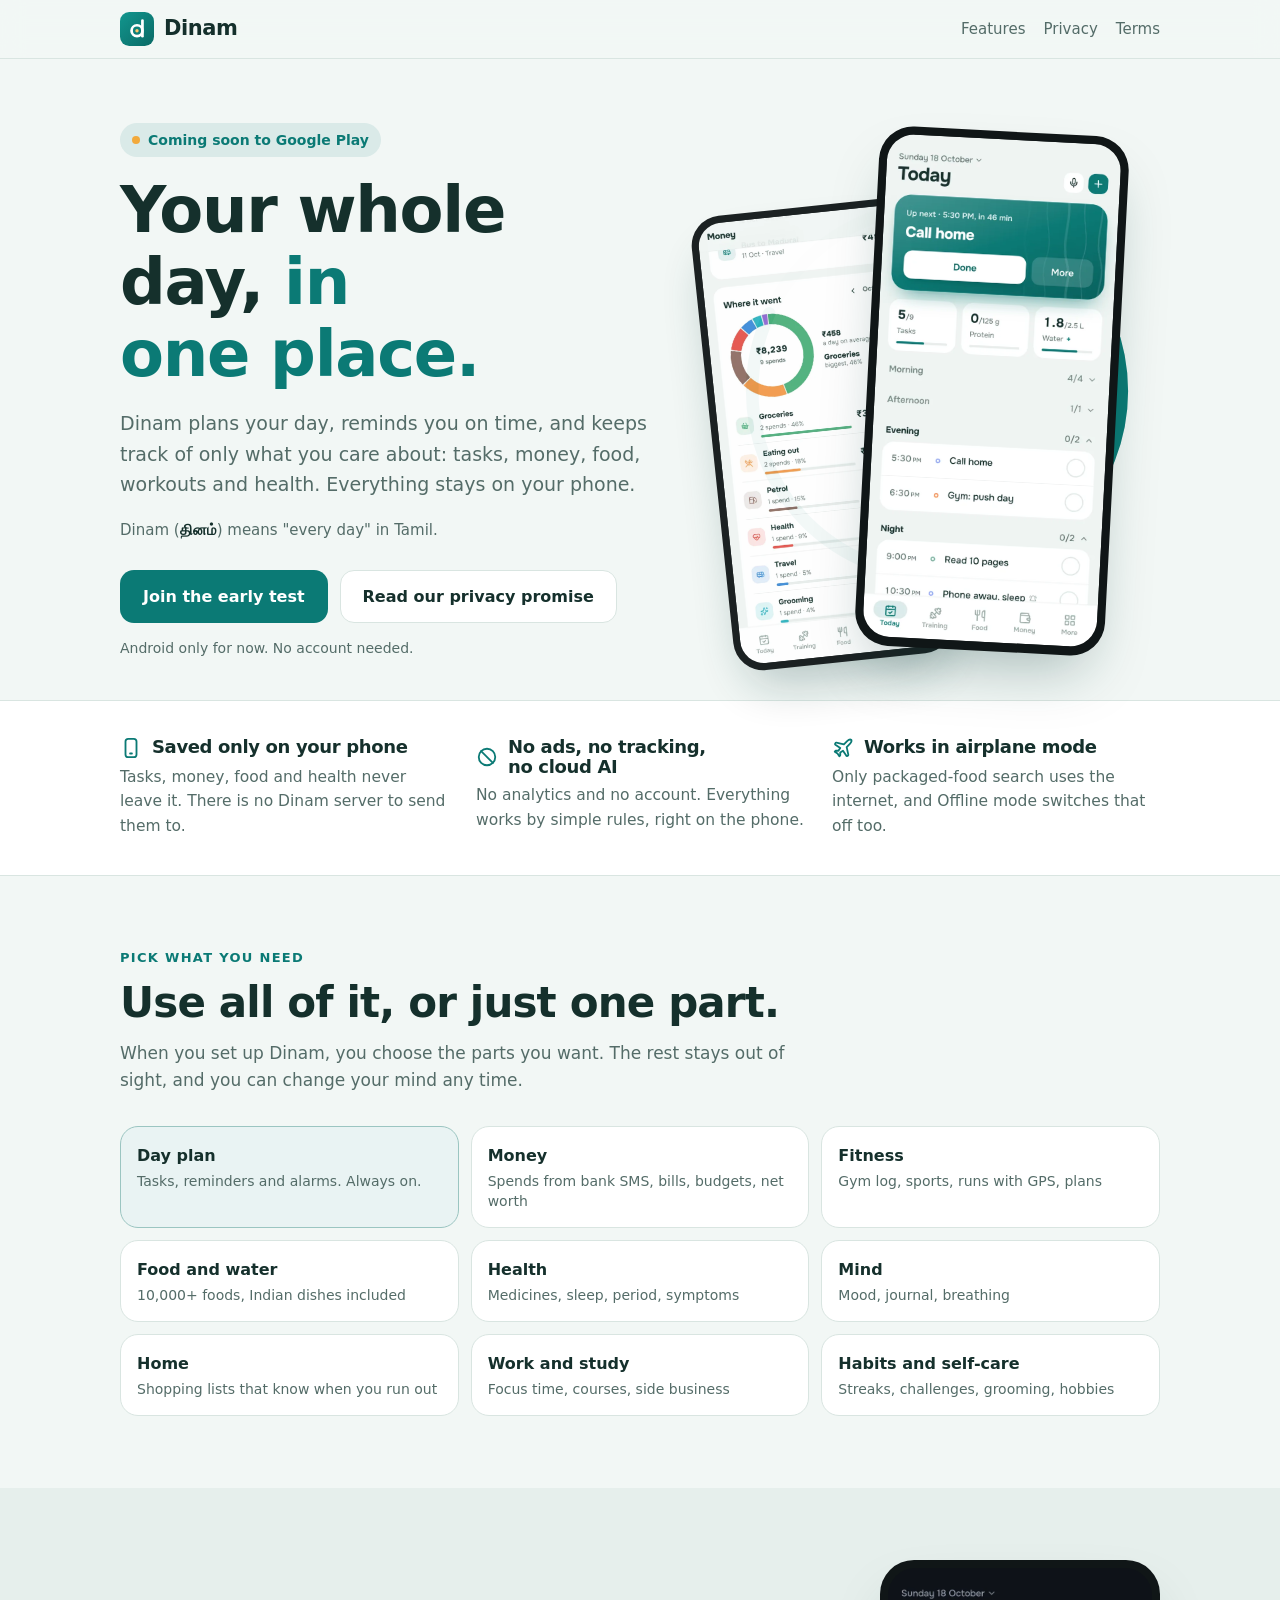
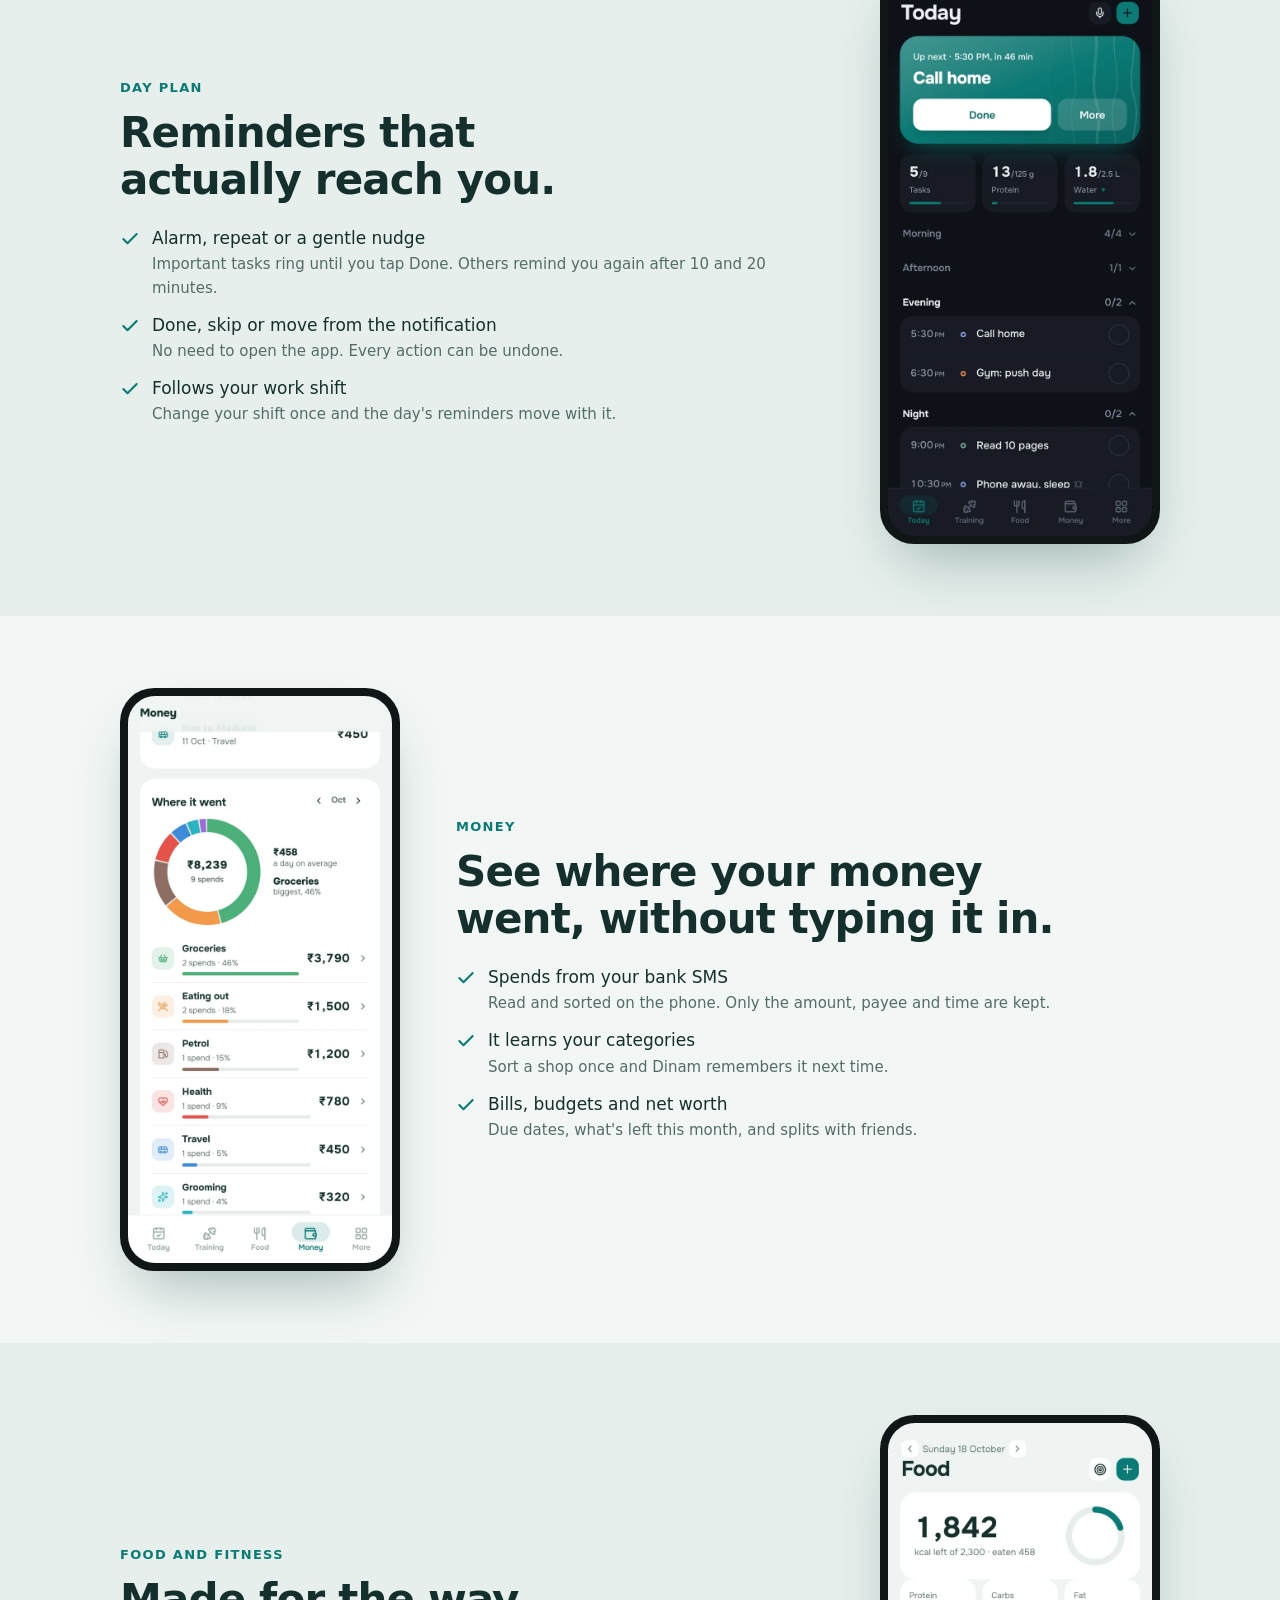
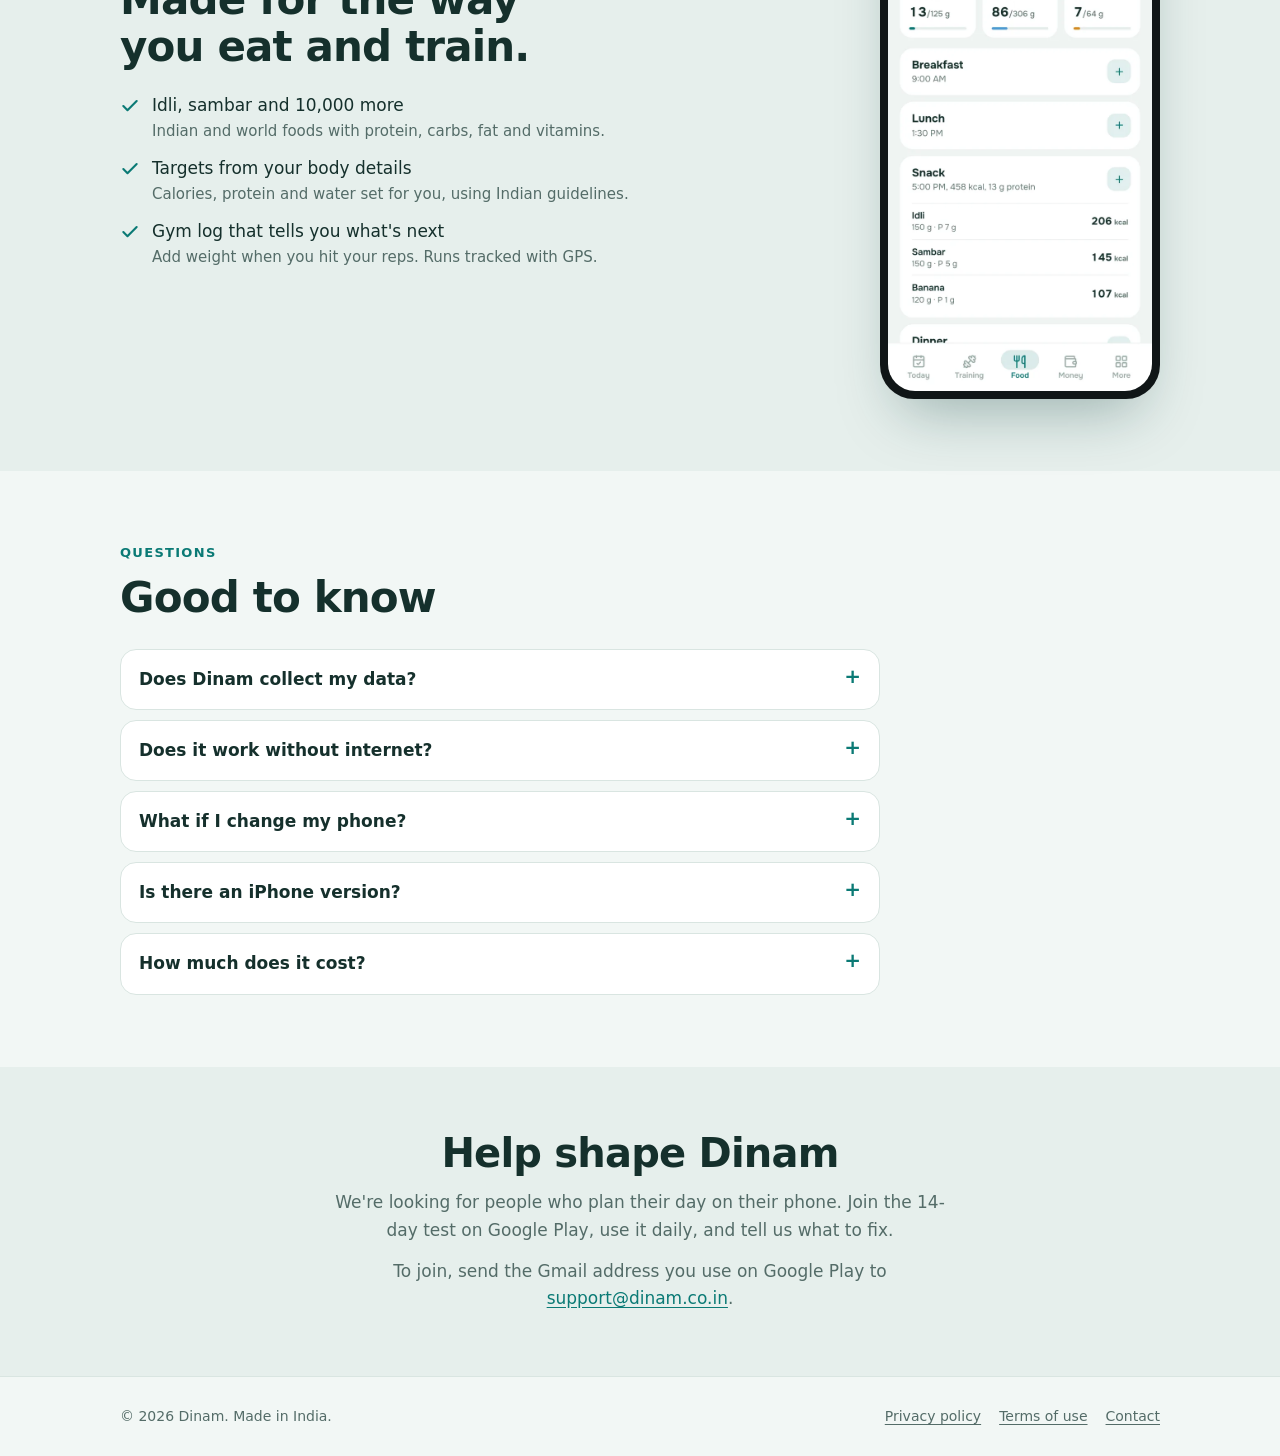
<file: index.html>
<!doctype html>
<html lang="en">
<head>
<meta charset="utf-8">
<meta name="viewport" content="width=device-width, initial-scale=1, viewport-fit=cover">
<title>Dinam: every day, sorted</title>
<meta name="description" content="Dinam plans your day, reminds you on time and keeps track of tasks, money, food, fitness and health. Everything stays on your phone.">
<link rel="preconnect" href="https://fonts.googleapis.com">
<link href="https://fonts.googleapis.com/css2?family=Onest:wght@400;500;600;700&family=Noto+Sans+Tamil:wght@600&display=swap" rel="stylesheet">
<meta name="theme-color" content="#0B7A75">
<link rel="icon" href="img/icon.svg" type="image/svg+xml">
<link rel="apple-touch-icon" href="img/apple-touch-icon.png">
<meta property="og:site_name" content="Dinam">
<meta property="og:title" content="Dinam: every day, sorted">
<meta property="og:description" content="Dinam plans your day, reminds you on time and keeps track of tasks, money, food, fitness and health. Everything stays on your phone.">
<meta property="og:image" content="https://dinam.co.in/img/share.png">
<meta property="og:url" content="https://dinam.co.in/">
<meta name="twitter:card" content="summary_large_image">
<meta http-equiv="Content-Security-Policy" content="default-src 'self'; style-src 'self' https://fonts.googleapis.com; font-src https://fonts.gstatic.com; img-src 'self' data:; script-src 'none'; base-uri 'self'; form-action 'none'">
<meta name="referrer" content="strict-origin-when-cross-origin">
<link rel="stylesheet" href="style.css">

</head>
<body>
<header class="top">
  <div class="wrap">
    <a class="brand" href="index.html" aria-label="Dinam home">
      <svg viewBox="0 0 100 100" aria-hidden="true"><defs><linearGradient id="lg" x1="0" y1="0" x2="1" y2="1"><stop offset="0" stop-color="#12968E"/><stop offset="1" stop-color="#0A6A66"/></linearGradient></defs><rect width="100" height="100" rx="27" fill="url(#lg)"/><g transform="translate(4 -1)"><circle cx="46" cy="56" r="16" fill="none" stroke="#fff" stroke-width="8"/><line x1="62" y1="72" x2="62" y2="26" stroke="#fff" stroke-width="8" stroke-linecap="round"/><circle cx="46" cy="56" r="5" fill="#FFC56B"/></g></svg>
      Dinam
    </a>
    <nav aria-label="Main">
      <a href="#features" class="hide-sm">Features</a>
      <a href="privacy.html">Privacy</a>
      <a href="terms.html">Terms</a>
    </nav>
  </div>
</header>

<main>
  <section class="hero">
    <div class="wrap">
      <div>
        <span class="eyebrow"><span class="dot"></span>Coming soon to Google Play</span>
        <h1>Your whole day, <em>in one place.</em></h1>
        <p class="lead">Dinam plans your day, reminds you on time, and keeps track of only what you care about: tasks, money, food, workouts and health. Everything stays on your phone.</p>
        <p class="meaning">Dinam (<span lang="ta">தினம்</span>) means "every day" in Tamil.</p>
        <div class="ctas">
          <a class="btn primary" href="#test">Join the early test</a>
          <a class="btn ghost" href="privacy.html">Read our privacy promise</a>
        </div>
        <p class="note">Android only for now. No account needed.</p>
      </div>
      <div class="phones" aria-label="Dinam app screens">
        <svg class="ring" viewBox="0 0 100 100" aria-hidden="true">
          <circle cx="50" cy="50" r="44" fill="none" stroke="var(--line)" stroke-width="3"/>
          <circle class="sweep" cx="50" cy="50" r="44" fill="none" stroke="var(--teal)" stroke-width="3" stroke-linecap="round" pathLength="100" stroke-dasharray="100" stroke-dashoffset="18" transform="rotate(-90 50 50)"/>
          <circle cx="50" cy="6" r="3" fill="var(--sun)"/>
        </svg>
        <div class="phone back"><img src="img/money.webp" alt="Money screen: where your money went this month, by category" width="640" height="1376"></div>
        <div class="phone front"><img src="img/today.webp" alt="Today screen: up next is Call home at 5:30 PM, with the day's tasks below" width="640" height="1376"></div>
      </div>
    </div>
  </section>

  <section class="promise" aria-label="Privacy promise">
    <div class="wrap">
      <div>
        <h3><svg viewBox="0 0 24 24" fill="none" stroke="currentColor" stroke-width="2" stroke-linecap="round" stroke-linejoin="round" aria-hidden="true"><rect x="6" y="2" width="12" height="20" rx="3"/><path d="M11 18h2"/></svg>Saved only on your phone</h3>
        <p>Tasks, money, food and health never leave it. There is no Dinam server to send them to.</p>
      </div>
      <div>
        <h3><svg viewBox="0 0 24 24" fill="none" stroke="currentColor" stroke-width="2" stroke-linecap="round" stroke-linejoin="round" aria-hidden="true"><circle cx="12" cy="12" r="9"/><path d="M5.6 5.6l12.8 12.8"/></svg>No ads, no tracking, no cloud AI</h3>
        <p>No analytics and no account. Everything works by simple rules, right on the phone.</p>
      </div>
      <div>
        <h3><svg viewBox="0 0 24 24" fill="none" stroke="currentColor" stroke-width="2" stroke-linecap="round" stroke-linejoin="round" aria-hidden="true"><path d="M17.8 19.2 16 11l3.5-3.5C21 6 21.5 4 21 3c-1-.5-3 0-4.5 1.5L13 8 4.8 6.2c-.5-.1-.9.1-1.1.5l-.3.5c-.2.5-.1 1 .3 1.3L9 12l-2 3H4l-1 1 3 2 2 3 1-1v-3l3-2 3.5 5.3c.3.4.8.5 1.3.3l.5-.2c.4-.3.6-.7.5-1.2z"/></svg>Works in airplane mode</h3>
        <p>Only packaged-food search uses the internet, and Offline mode switches that off too.</p>
      </div>
    </div>
  </section>

  <section class="block" id="features">
    <div class="wrap">
      <p class="kicker">Pick what you need</p>
      <h2>Use all of it, or just one part.</h2>
      <p class="intro">When you set up Dinam, you choose the parts you want. The rest stays out of sight, and you can change your mind any time.</p>
      <div class="areas">
        <div class="area always"><b>Day plan</b><span>Tasks, reminders and alarms. Always on.</span></div>
        <div class="area"><b>Money</b><span>Spends from bank SMS, bills, budgets, net worth</span></div>
        <div class="area"><b>Fitness</b><span>Gym log, sports, runs with GPS, plans</span></div>
        <div class="area"><b>Food and water</b><span>10,000+ foods, Indian dishes included</span></div>
        <div class="area"><b>Health</b><span>Medicines, sleep, period, symptoms</span></div>
        <div class="area"><b>Mind</b><span>Mood, journal, breathing</span></div>
        <div class="area"><b>Home</b><span>Shopping lists that know when you run out</span></div>
        <div class="area"><b>Work and study</b><span>Focus time, courses, side business</span></div>
        <div class="area"><b>Habits and self-care</b><span>Streaks, challenges, grooming, hobbies</span></div>
      </div>
    </div>
  </section>

  <section class="block feature alt">
    <div class="wrap">
      <div>
        <p class="kicker">Day plan</p>
        <h2>Reminders that actually reach you.</h2>
        <ul class="ticks">
          <li><svg viewBox="0 0 24 24" fill="none" stroke="currentColor" stroke-width="2.5" stroke-linecap="round" stroke-linejoin="round" aria-hidden="true"><path d="M20 6 9 17l-5-5"/></svg><span>Alarm, repeat or a gentle nudge<small>Important tasks ring until you tap Done. Others remind you again after 10 and 20 minutes.</small></span></li>
          <li><svg viewBox="0 0 24 24" fill="none" stroke="currentColor" stroke-width="2.5" stroke-linecap="round" stroke-linejoin="round" aria-hidden="true"><path d="M20 6 9 17l-5-5"/></svg><span>Done, skip or move from the notification<small>No need to open the app. Every action can be undone.</small></span></li>
          <li><svg viewBox="0 0 24 24" fill="none" stroke="currentColor" stroke-width="2.5" stroke-linecap="round" stroke-linejoin="round" aria-hidden="true"><path d="M20 6 9 17l-5-5"/></svg><span>Follows your work shift<small>Change your shift once and the day's reminders move with it.</small></span></li>
        </ul>
      </div>
      <div class="phone"><img src="img/today-dark.webp" alt="Today screen in dark mode with morning, afternoon, evening and night tasks" width="640" height="1376" loading="lazy"></div>
    </div>
  </section>

  <section class="block feature flip">
    <div class="wrap">
      <div class="phone"><img src="img/money.webp" alt="Where it went: spends this month by category, groceries first" width="640" height="1376" loading="lazy"></div>
      <div>
        <p class="kicker">Money</p>
        <h2>See where your money went, without typing it in.</h2>
        <ul class="ticks">
          <li><svg viewBox="0 0 24 24" fill="none" stroke="currentColor" stroke-width="2.5" stroke-linecap="round" stroke-linejoin="round" aria-hidden="true"><path d="M20 6 9 17l-5-5"/></svg><span>Spends from your bank SMS<small>Read and sorted on the phone. Only the amount, payee and time are kept.</small></span></li>
          <li><svg viewBox="0 0 24 24" fill="none" stroke="currentColor" stroke-width="2.5" stroke-linecap="round" stroke-linejoin="round" aria-hidden="true"><path d="M20 6 9 17l-5-5"/></svg><span>It learns your categories<small>Sort a shop once and Dinam remembers it next time.</small></span></li>
          <li><svg viewBox="0 0 24 24" fill="none" stroke="currentColor" stroke-width="2.5" stroke-linecap="round" stroke-linejoin="round" aria-hidden="true"><path d="M20 6 9 17l-5-5"/></svg><span>Bills, budgets and net worth<small>Due dates, what's left this month, and splits with friends.</small></span></li>
        </ul>
      </div>
    </div>
  </section>

  <section class="block feature alt">
    <div class="wrap">
      <div>
        <p class="kicker">Food and fitness</p>
        <h2>Made for the way you eat and train.</h2>
        <ul class="ticks">
          <li><svg viewBox="0 0 24 24" fill="none" stroke="currentColor" stroke-width="2.5" stroke-linecap="round" stroke-linejoin="round" aria-hidden="true"><path d="M20 6 9 17l-5-5"/></svg><span>Idli, sambar and 10,000 more<small>Indian and world foods with protein, carbs, fat and vitamins.</small></span></li>
          <li><svg viewBox="0 0 24 24" fill="none" stroke="currentColor" stroke-width="2.5" stroke-linecap="round" stroke-linejoin="round" aria-hidden="true"><path d="M20 6 9 17l-5-5"/></svg><span>Targets from your body details<small>Calories, protein and water set for you, using Indian guidelines.</small></span></li>
          <li><svg viewBox="0 0 24 24" fill="none" stroke="currentColor" stroke-width="2.5" stroke-linecap="round" stroke-linejoin="round" aria-hidden="true"><path d="M20 6 9 17l-5-5"/></svg><span>Gym log that tells you what's next<small>Add weight when you hit your reps. Runs tracked with GPS.</small></span></li>
        </ul>
      </div>
      <div class="phone"><img src="img/food.webp" alt="Food screen: 1,842 kcal left, with idli, sambar and banana logged" width="640" height="1376" loading="lazy"></div>
    </div>
  </section>

  <section class="block">
    <div class="wrap">
      <p class="kicker">Questions</p>
      <h2>Good to know</h2>
      <div class="faq">
        <details><summary>Does Dinam collect my data?</summary><p>No. Dinam has no servers and no accounts. What you add is saved only on your phone. The <a href="privacy.html">privacy policy</a> lists the two things that can use the internet, and only when you use them.</p></details>
        <details><summary>Does it work without internet?</summary><p>Yes. Everything works offline. Turn on Offline mode and Dinam never touches the internet.</p></details>
        <details><summary>What if I change my phone?</summary><p>Make a backup from Settings and restore it on the new phone. The backup file goes only where you choose to save it.</p></details>
        <details><summary>Is there an iPhone version?</summary><p>Not yet. Dinam is Android only for now.</p></details>
        <details><summary>How much does it cost?</summary><p>Dinam is free while it is being tested.</p></details>
      </div>
    </div>
  </section>

  <section class="cta-band alt" id="test">
    <div class="wrap">
      <h2>Help shape Dinam</h2>
      <p>We're looking for people who plan their day on their phone. Join the 14-day test on Google Play, use it daily, and tell us what to fix.</p>
      <p>To join, send the Gmail address you use on Google Play to <a href="mailto:support@dinam.co.in?subject=Join%20the%20Dinam%20test">support@dinam.co.in</a>.</p>
    </div>
  </section>
</main>

<footer>
  <div class="wrap">
    <span>© 2026 Dinam. Made in India.</span>
    <nav aria-label="Footer">
      <a href="privacy.html">Privacy policy</a>
      <a href="terms.html">Terms of use</a>
      <a href="#test">Contact</a>
    </nav>
  </div>
</footer>

</body>
</html>
</file>
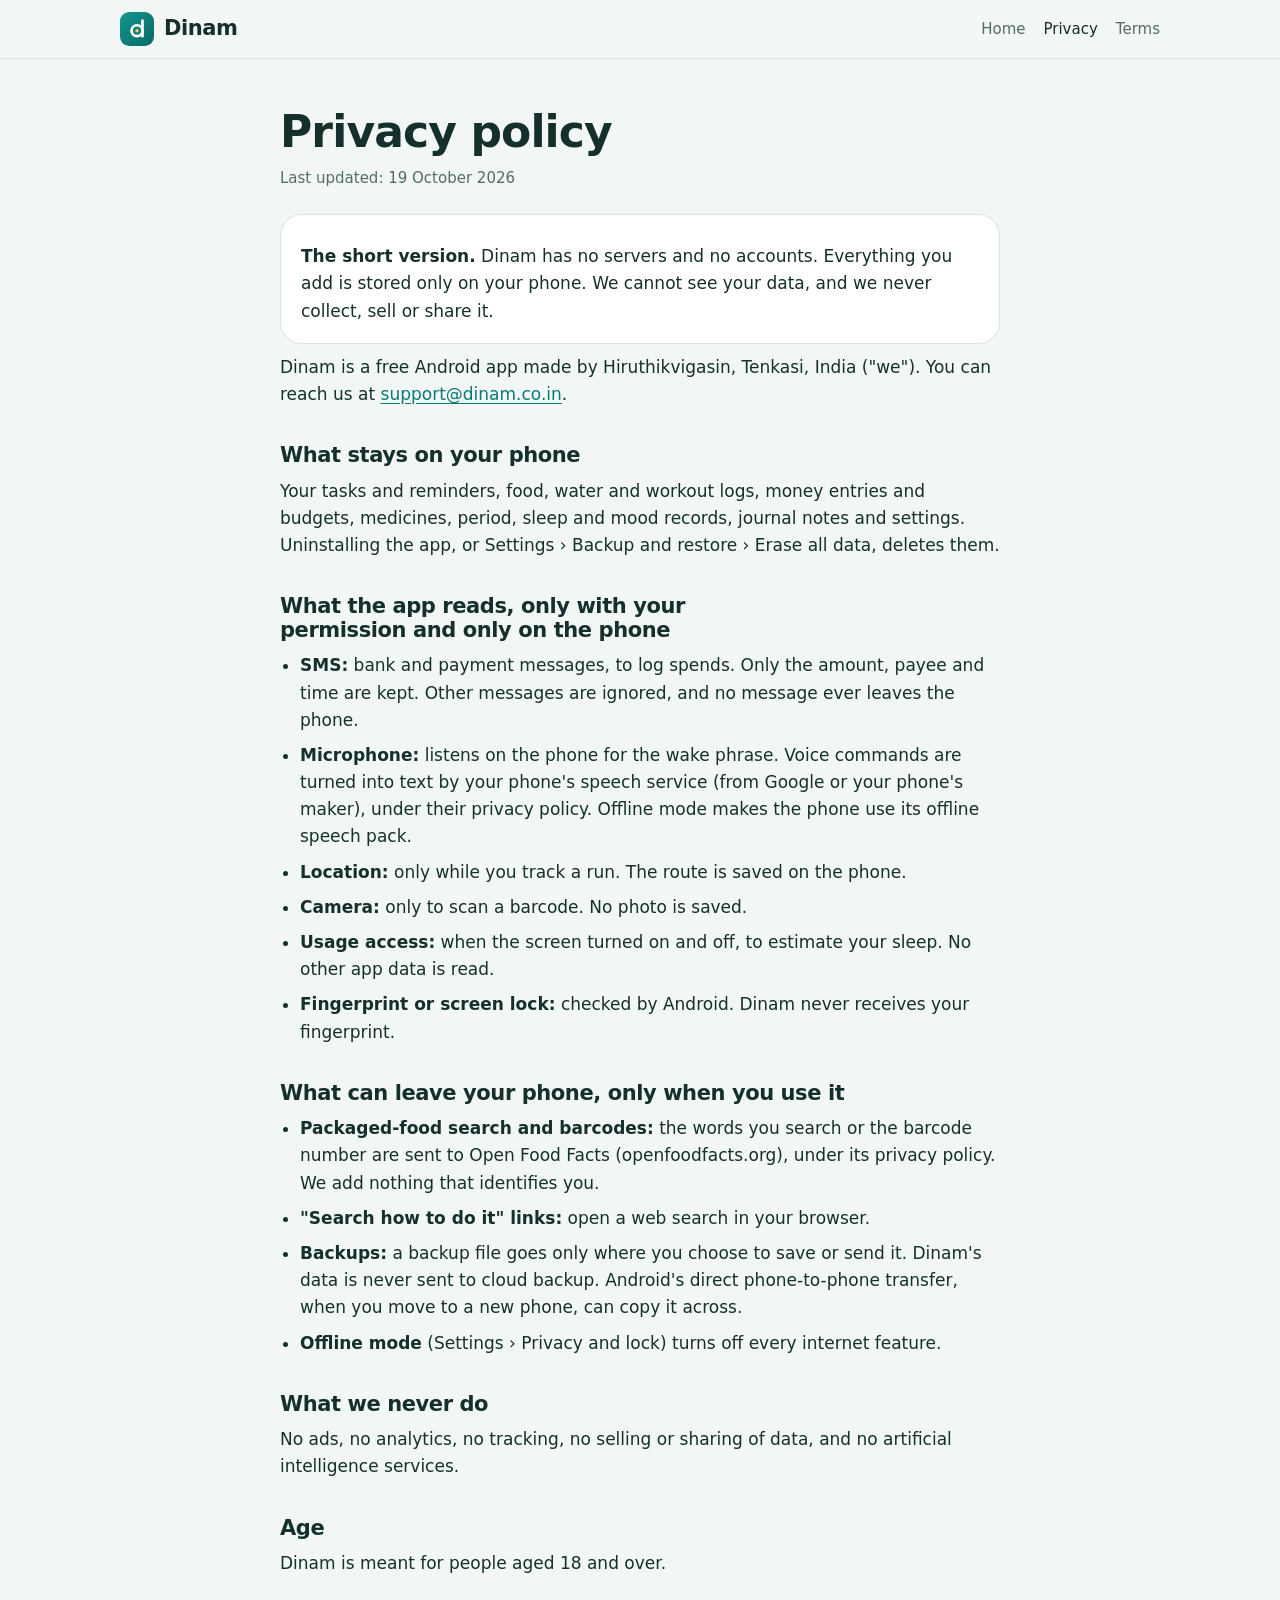
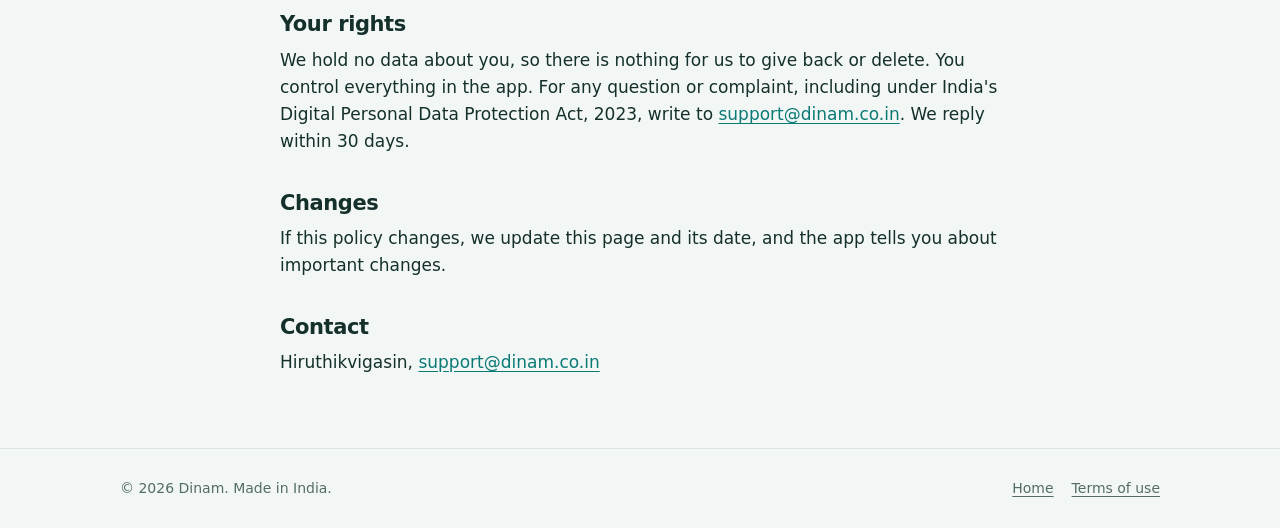
<file: privacy.html>
<!doctype html>
<html lang="en">
<head>
<meta charset="utf-8">
<meta name="viewport" content="width=device-width, initial-scale=1, viewport-fit=cover">
<title>Dinam privacy policy</title>
<meta name="description" content="Dinam keeps everything you add on your phone. This page lists exactly what can leave it.">
<link rel="preconnect" href="https://fonts.googleapis.com">
<link href="https://fonts.googleapis.com/css2?family=Onest:wght@400;500;600;700&display=swap" rel="stylesheet">
<meta name="theme-color" content="#0B7A75">
<link rel="icon" href="img/icon.svg" type="image/svg+xml">
<link rel="apple-touch-icon" href="img/apple-touch-icon.png">
<meta property="og:site_name" content="Dinam">
<meta property="og:title" content="Dinam privacy policy">
<meta property="og:description" content="Dinam plans your day, reminds you on time and keeps track of tasks, money, food, fitness and health. Everything stays on your phone.">
<meta property="og:image" content="https://dinam.co.in/img/share.png">
<meta property="og:url" content="https://dinam.co.in/privacy.html">
<meta name="twitter:card" content="summary_large_image">
<meta http-equiv="Content-Security-Policy" content="default-src 'self'; style-src 'self' https://fonts.googleapis.com; font-src https://fonts.gstatic.com; img-src 'self' data:; script-src 'none'; base-uri 'self'; form-action 'none'">
<meta name="referrer" content="strict-origin-when-cross-origin">
<link rel="stylesheet" href="style.css">
</head>
<body>
<header class="top">
  <div class="wrap">
    <a class="brand" href="index.html" aria-label="Dinam home">
      <svg viewBox="0 0 100 100" aria-hidden="true"><defs><linearGradient id="lg" x1="0" y1="0" x2="1" y2="1"><stop offset="0" stop-color="#12968E"/><stop offset="1" stop-color="#0A6A66"/></linearGradient></defs><rect width="100" height="100" rx="27" fill="url(#lg)"/><g transform="translate(4 -1)"><circle cx="46" cy="56" r="16" fill="none" stroke="#fff" stroke-width="8"/><line x1="62" y1="72" x2="62" y2="26" stroke="#fff" stroke-width="8" stroke-linecap="round"/><circle cx="46" cy="56" r="5" fill="#FFC56B"/></g></svg>
      Dinam
    </a>
    <nav aria-label="Main">
      <a href="index.html" class="hide-sm">Home</a>
      <a href="privacy.html" aria-current="page">Privacy</a>
      <a href="terms.html">Terms</a>
    </nav>
  </div>
</header>

<main class="legal">
  <div class="wrap">
    <h1>Privacy policy</h1>
    <p class="updated">Last updated: 19 October 2026</p>

    <div class="summary">
      <p><b>The short version.</b> Dinam has no servers and no accounts. Everything you add is stored only on your phone. We cannot see your data, and we never collect, sell or share it.</p>
    </div>

    <p>Dinam is a free Android app made by Hiruthikvigasin, Tenkasi, India ("we"). You can reach us at <a href="mailto:support@dinam.co.in">support@dinam.co.in</a>.</p>

    <h2>What stays on your phone</h2>
    <p>Your tasks and reminders, food, water and workout logs, money entries and budgets, medicines, period, sleep and mood records, journal notes and settings. Uninstalling the app, or Settings › Backup and restore › Erase all data, deletes them.</p>

    <h2>What the app reads, only with your permission and only on the phone</h2>
    <ul>
      <li><b>SMS:</b> bank and payment messages, to log spends. Only the amount, payee and time are kept. Other messages are ignored, and no message ever leaves the phone.</li>
      <li><b>Microphone:</b> listens on the phone for the wake phrase. Voice commands are turned into text by your phone's speech service (from Google or your phone's maker), under their privacy policy. Offline mode makes the phone use its offline speech pack.</li>
      <li><b>Location:</b> only while you track a run. The route is saved on the phone.</li>
      <li><b>Camera:</b> only to scan a barcode. No photo is saved.</li>
      <li><b>Usage access:</b> when the screen turned on and off, to estimate your sleep. No other app data is read.</li>
      <li><b>Fingerprint or screen lock:</b> checked by Android. Dinam never receives your fingerprint.</li>
    </ul>

    <h2>What can leave your phone, only when you use it</h2>
    <ul>
      <li><b>Packaged-food search and barcodes:</b> the words you search or the barcode number are sent to Open Food Facts (openfoodfacts.org), under its privacy policy. We add nothing that identifies you.</li>
      <li><b>"Search how to do it" links:</b> open a web search in your browser.</li>
      <li><b>Backups:</b> a backup file goes only where you choose to save or send it. Dinam's data is never sent to cloud backup. Android's direct phone-to-phone transfer, when you move to a new phone, can copy it across.</li>
      <li><b>Offline mode</b> (Settings › Privacy and lock) turns off every internet feature.</li>
    </ul>

    <h2>What we never do</h2>
    <p>No ads, no analytics, no tracking, no selling or sharing of data, and no artificial intelligence services.</p>

    <h2>Age</h2>
    <p>Dinam is meant for people aged 18 and over.</p>

    <h2>Your rights</h2>
    <p>We hold no data about you, so there is nothing for us to give back or delete. You control everything in the app. For any question or complaint, including under India's Digital Personal Data Protection Act, 2023, write to <a href="mailto:support@dinam.co.in">support@dinam.co.in</a>. We reply within 30 days.</p>

    <h2>Changes</h2>
    <p>If this policy changes, we update this page and its date, and the app tells you about important changes.</p>

    <h2>Contact</h2>
    <p>Hiruthikvigasin, <a href="mailto:support@dinam.co.in">support@dinam.co.in</a></p>
  </div>
</main>

<footer>
  <div class="wrap">
    <span>© 2026 Dinam. Made in India.</span>
    <nav aria-label="Footer">
      <a href="index.html">Home</a>
      <a href="terms.html">Terms of use</a>
    </nav>
  </div>
</footer>
</body>
</html>
</file>
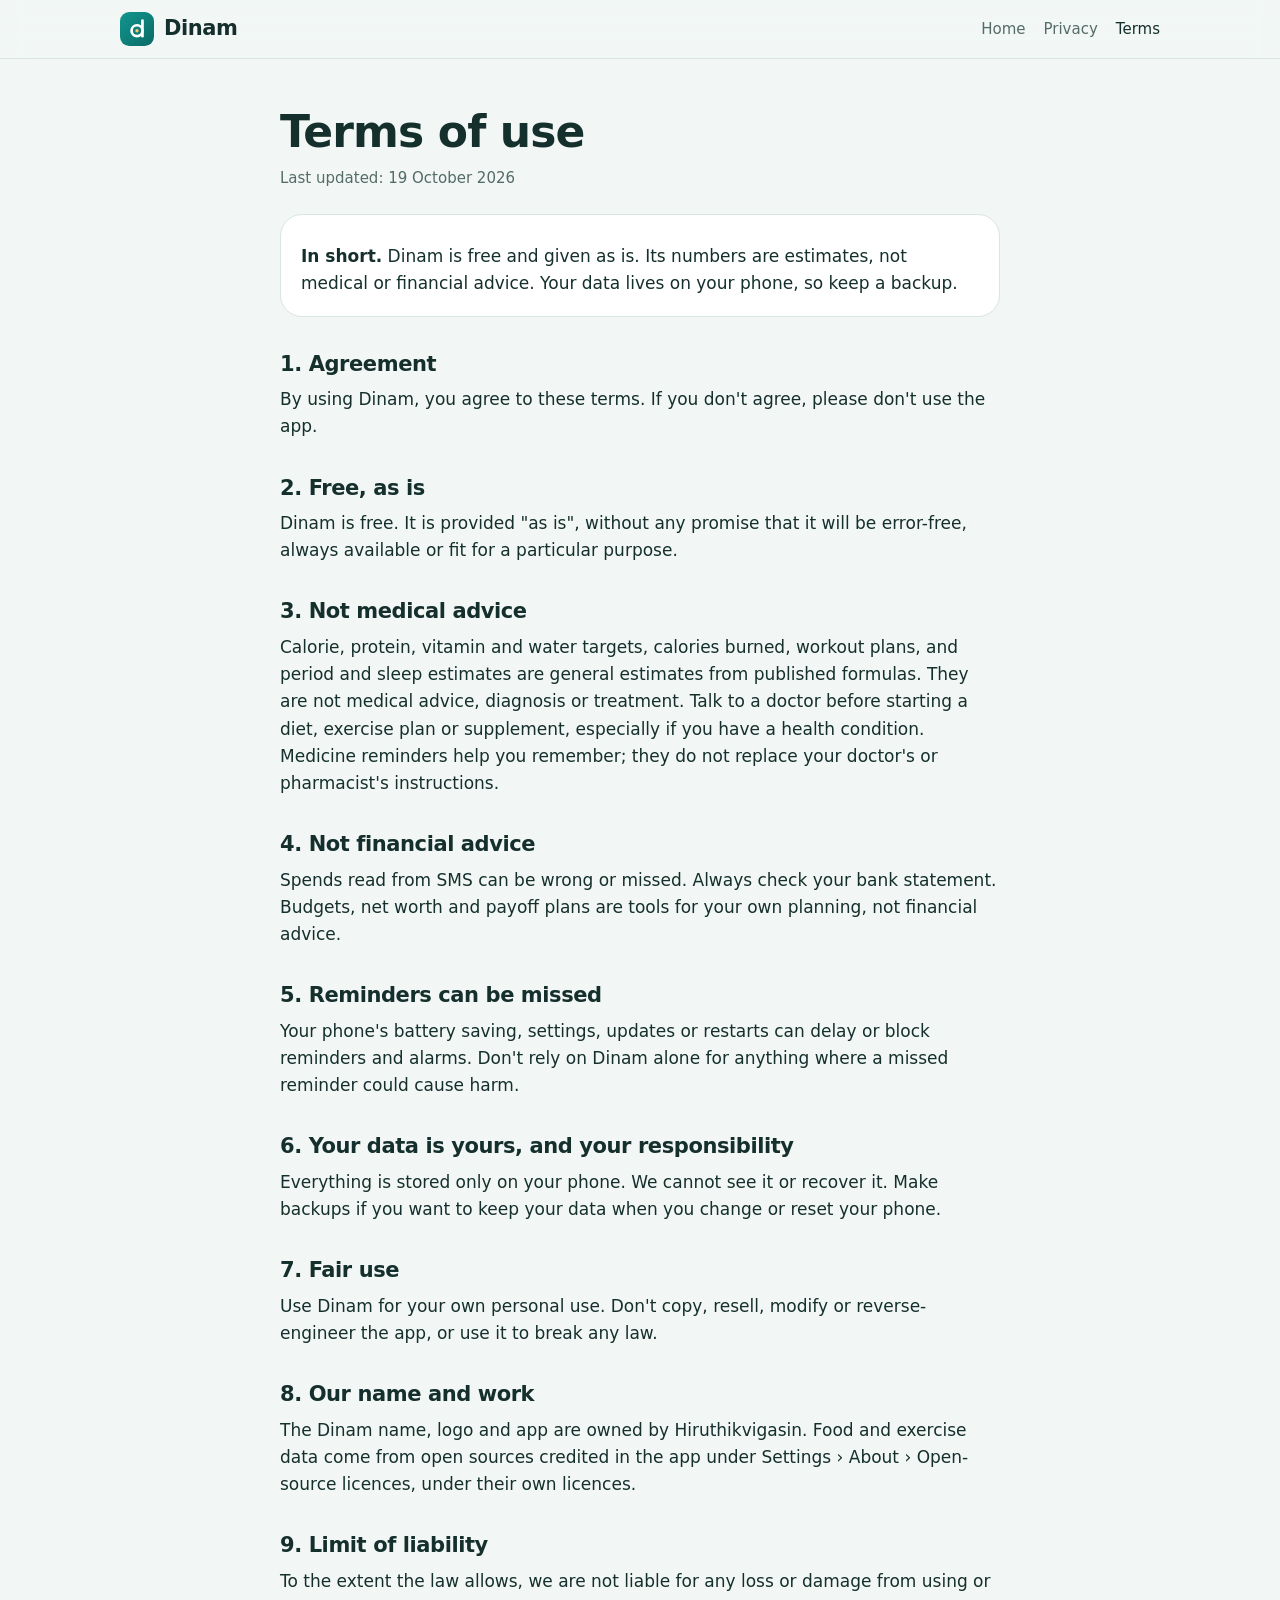
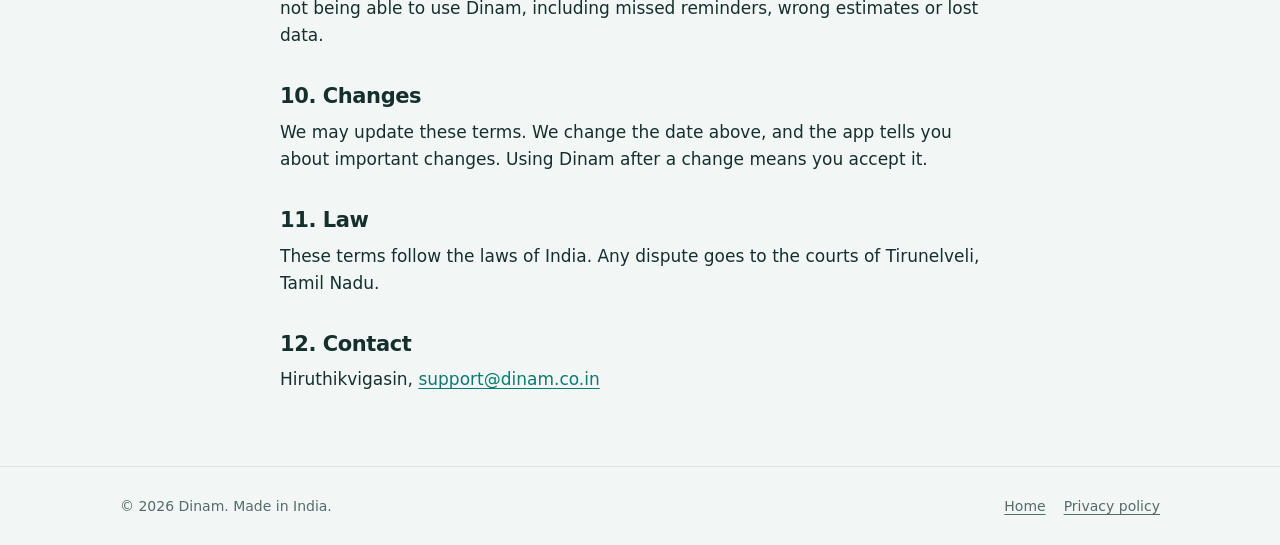
<file: terms.html>
<!doctype html>
<html lang="en">
<head>
<meta charset="utf-8">
<meta name="viewport" content="width=device-width, initial-scale=1, viewport-fit=cover">
<title>Dinam terms of use</title>
<meta name="description" content="The terms for using the Dinam app.">
<link rel="preconnect" href="https://fonts.googleapis.com">
<link href="https://fonts.googleapis.com/css2?family=Onest:wght@400;500;600;700&display=swap" rel="stylesheet">
<meta name="theme-color" content="#0B7A75">
<link rel="icon" href="img/icon.svg" type="image/svg+xml">
<link rel="apple-touch-icon" href="img/apple-touch-icon.png">
<meta property="og:site_name" content="Dinam">
<meta property="og:title" content="Dinam terms of use">
<meta property="og:description" content="Dinam plans your day, reminds you on time and keeps track of tasks, money, food, fitness and health. Everything stays on your phone.">
<meta property="og:image" content="https://dinam.co.in/img/share.png">
<meta property="og:url" content="https://dinam.co.in/terms.html">
<meta name="twitter:card" content="summary_large_image">
<meta http-equiv="Content-Security-Policy" content="default-src 'self'; style-src 'self' https://fonts.googleapis.com; font-src https://fonts.gstatic.com; img-src 'self' data:; script-src 'none'; base-uri 'self'; form-action 'none'">
<meta name="referrer" content="strict-origin-when-cross-origin">
<link rel="stylesheet" href="style.css">
</head>
<body>
<header class="top">
  <div class="wrap">
    <a class="brand" href="index.html" aria-label="Dinam home">
      <svg viewBox="0 0 100 100" aria-hidden="true"><defs><linearGradient id="lg" x1="0" y1="0" x2="1" y2="1"><stop offset="0" stop-color="#12968E"/><stop offset="1" stop-color="#0A6A66"/></linearGradient></defs><rect width="100" height="100" rx="27" fill="url(#lg)"/><g transform="translate(4 -1)"><circle cx="46" cy="56" r="16" fill="none" stroke="#fff" stroke-width="8"/><line x1="62" y1="72" x2="62" y2="26" stroke="#fff" stroke-width="8" stroke-linecap="round"/><circle cx="46" cy="56" r="5" fill="#FFC56B"/></g></svg>
      Dinam
    </a>
    <nav aria-label="Main">
      <a href="index.html" class="hide-sm">Home</a>
      <a href="privacy.html">Privacy</a>
      <a href="terms.html" aria-current="page">Terms</a>
    </nav>
  </div>
</header>

<main class="legal">
  <div class="wrap">
    <h1>Terms of use</h1>
    <p class="updated">Last updated: 19 October 2026</p>

    <div class="summary">
      <p><b>In short.</b> Dinam is free and given as is. Its numbers are estimates, not medical or financial advice. Your data lives on your phone, so keep a backup.</p>
    </div>

    <h2>1. Agreement</h2>
    <p>By using Dinam, you agree to these terms. If you don't agree, please don't use the app.</p>

    <h2>2. Free, as is</h2>
    <p>Dinam is free. It is provided "as is", without any promise that it will be error-free, always available or fit for a particular purpose.</p>

    <h2>3. Not medical advice</h2>
    <p>Calorie, protein, vitamin and water targets, calories burned, workout plans, and period and sleep estimates are general estimates from published formulas. They are not medical advice, diagnosis or treatment. Talk to a doctor before starting a diet, exercise plan or supplement, especially if you have a health condition. Medicine reminders help you remember; they do not replace your doctor's or pharmacist's instructions.</p>

    <h2>4. Not financial advice</h2>
    <p>Spends read from SMS can be wrong or missed. Always check your bank statement. Budgets, net worth and payoff plans are tools for your own planning, not financial advice.</p>

    <h2>5. Reminders can be missed</h2>
    <p>Your phone's battery saving, settings, updates or restarts can delay or block reminders and alarms. Don't rely on Dinam alone for anything where a missed reminder could cause harm.</p>

    <h2>6. Your data is yours, and your responsibility</h2>
    <p>Everything is stored only on your phone. We cannot see it or recover it. Make backups if you want to keep your data when you change or reset your phone.</p>

    <h2>7. Fair use</h2>
    <p>Use Dinam for your own personal use. Don't copy, resell, modify or reverse-engineer the app, or use it to break any law.</p>

    <h2>8. Our name and work</h2>
    <p>The Dinam name, logo and app are owned by Hiruthikvigasin. Food and exercise data come from open sources credited in the app under Settings › About › Open-source licences, under their own licences.</p>

    <h2>9. Limit of liability</h2>
    <p>To the extent the law allows, we are not liable for any loss or damage from using or not being able to use Dinam, including missed reminders, wrong estimates or lost data.</p>

    <h2>10. Changes</h2>
    <p>We may update these terms. We change the date above, and the app tells you about important changes. Using Dinam after a change means you accept it.</p>

    <h2>11. Law</h2>
    <p>These terms follow the laws of India. Any dispute goes to the courts of Tirunelveli, Tamil Nadu.</p>

    <h2>12. Contact</h2>
    <p>Hiruthikvigasin, <a href="mailto:support@dinam.co.in">support@dinam.co.in</a></p>
  </div>
</main>

<footer>
  <div class="wrap">
    <span>© 2026 Dinam. Made in India.</span>
    <nav aria-label="Footer">
      <a href="index.html">Home</a>
      <a href="privacy.html">Privacy policy</a>
    </nav>
  </div>
</footer>
</body>
</html>
</file>
<file: style.css>
/* Dinam website. Layout: one calm column, phone screenshots beside short claims; the "day ring" from the logo is the only ornament. */
:root {
  --bg: #F2F7F5;
  --surface: #FFFFFF;
  --sunken: #E6EFEC;
  --ink: #15302C;
  --muted: #546C68;
  --line: #D9E5E1;
  --teal: #0B7A75;
  --teal-2: #12968E;
  --on-teal: #FFFFFF;
  --sun: #F2A93B;
  --sun-soft: #FFF1DA;
  --display: "Onest", "Segoe UI", system-ui, sans-serif;
  --body: "Onest", "Segoe UI", system-ui, sans-serif;
  --tamil: "Noto Sans Tamil", "Latha", sans-serif;
  --r: 22px;
  color-scheme: light;
}
@media (prefers-color-scheme: dark) {
  :root:not([data-theme="light"]) {
    --bg: #0C1214; --surface: #141C1E; --sunken: #1B2527; --ink: #E8F0EE; --muted: #93A6A2; --line: #26322F;
    --teal: #3FB3AC; --teal-2: #5CC7BF; --on-teal: #0C1214; --sun: #FFC56B; --sun-soft: #33291A; color-scheme: dark;
  }
}
:root[data-theme="dark"] {
  --bg: #0C1214; --surface: #141C1E; --sunken: #1B2527; --ink: #E8F0EE; --muted: #93A6A2; --line: #26322F;
  --teal: #3FB3AC; --teal-2: #5CC7BF; --on-teal: #0C1214; --sun: #FFC56B; --sun-soft: #33291A; color-scheme: dark;
}

* { box-sizing: border-box; }
body { margin: 0; background: var(--bg); color: var(--ink); font-family: var(--body); font-size: 17px; line-height: 1.6; -webkit-font-smoothing: antialiased; }
a { color: var(--teal); text-underline-offset: 3px; }
a:focus-visible, button:focus-visible { outline: 3px solid var(--teal-2); outline-offset: 3px; border-radius: 8px; }
img { max-width: 100%; display: block; }
h1, h2, h3 { font-family: var(--display); line-height: 1.12; text-wrap: balance; margin: 0; letter-spacing: -0.02em; }
p { margin: 0; }

.wrap { max-width: 1080px; margin: 0 auto; padding-left: max(20px, env(safe-area-inset-left, 0px)); padding-right: max(20px, env(safe-area-inset-right, 0px)); }

/* Header */
.top { position: sticky; top: env(safe-area-inset-top, 0px); z-index: 20; background: color-mix(in srgb, var(--bg) 88%, transparent); backdrop-filter: blur(12px); -webkit-backdrop-filter: blur(12px); border-bottom: 1px solid var(--line); }
body::before { content: ""; position: fixed; inset: 0 0 auto; height: env(safe-area-inset-top, 0px); z-index: 30; background: var(--bg); }
.top .wrap { display: flex; align-items: center; gap: 16px; padding-block: 12px; }
.brand { display: flex; align-items: center; gap: 10px; color: var(--ink); text-decoration: none; font-family: var(--display); font-weight: 700; font-size: 21px; letter-spacing: -0.02em; }
.brand svg { width: 34px; height: 34px; }
.top nav { margin-left: auto; display: flex; gap: 18px; font-size: 15px; font-weight: 500; }
.top nav a { color: var(--muted); text-decoration: none; }
.top nav a:hover, .top nav a[aria-current="page"] { color: var(--ink); }

/* Hero */
.hero .wrap { display: grid; grid-template-columns: minmax(0, 1.1fr) minmax(0, 0.9fr); gap: 48px; align-items: center; padding-block: 64px 40px; }
.eyebrow { display: inline-flex; align-items: center; gap: 8px; font-size: 14px; font-weight: 600; color: var(--teal); background: color-mix(in srgb, var(--teal) 10%, transparent); padding: 6px 12px; border-radius: 999px; }
.eyebrow .dot { width: 8px; height: 8px; border-radius: 50%; background: var(--sun); }
.hero h1 { font-size: clamp(40px, 6vw, 64px); font-weight: 700; margin-top: 18px; }
.hero h1 em { font-style: normal; color: var(--teal); }
.hero .lead { margin-top: 18px; font-size: 19px; color: var(--muted); max-width: 34em; }
.meaning { margin-top: 18px; font-size: 15px; color: var(--muted); }
.meaning span[lang="ta"] { font-family: var(--tamil); color: var(--ink); font-weight: 600; }
.ctas { display: flex; flex-wrap: wrap; gap: 12px; margin-top: 28px; }
.btn { display: inline-flex; align-items: center; gap: 8px; padding: 13px 22px; border-radius: 14px; font-weight: 600; font-size: 16px; text-decoration: none; border: 1px solid transparent; }
.btn.primary { background: var(--teal); color: var(--on-teal); }
.btn.primary:hover { background: var(--teal-2); }
.btn.ghost { border-color: var(--line); color: var(--ink); background: var(--surface); }
.note { margin-top: 14px; font-size: 14px; color: var(--muted); }

/* Phone frames */
.phones { position: relative; display: flex; justify-content: center; min-height: 520px; }
.phone { width: 250px; border-radius: 34px; padding: 8px; background: #101617; box-shadow: 0 30px 60px -20px rgba(11, 60, 56, .35); }
.phone img { border-radius: 27px; width: 100%; height: auto; aspect-ratio: 640 / 1376; object-fit: cover; object-position: top; }
.phones .back { position: absolute; transform: translate(-46%, 44px) rotate(-6deg) scale(.88); opacity: .95; }
.phones .front { position: relative; transform: translate(22%, 0) rotate(3deg); }
.ring { position: absolute; inset: auto; width: 420px; height: 420px; left: 50%; top: 50%; transform: translate(-50%, -50%); z-index: -1; }

/* Promise band */
.promise { background: var(--surface); border-block: 1px solid var(--line); }
.promise .wrap { display: grid; grid-template-columns: repeat(3, minmax(0, 1fr)); gap: 28px; padding-block: 36px; }
.promise h3 { font-size: 18px; display: flex; align-items: center; gap: 10px; }
.promise h3 svg { width: 22px; height: 22px; color: var(--teal); flex: none; }
.promise p { margin-top: 6px; color: var(--muted); font-size: 15.5px; }

/* Sections */
section.block .wrap { padding-block: 72px; }
.kicker { font-size: 13px; font-weight: 700; text-transform: uppercase; letter-spacing: .1em; color: var(--teal); }
.block h2 { font-size: clamp(30px, 4vw, 42px); margin-top: 10px; }
.block .intro { margin-top: 14px; color: var(--muted); max-width: 40em; }

.areas { display: grid; grid-template-columns: repeat(3, minmax(0, 1fr)); gap: 12px; margin-top: 32px; }
.area { background: var(--surface); border: 1px solid var(--line); border-radius: 18px; padding: 16px; }
.area b { display: block; font-size: 16px; }
.area span { display: block; color: var(--muted); font-size: 14px; margin-top: 2px; line-height: 1.45; }
.area.always { background: color-mix(in srgb, var(--teal) 9%, var(--surface)); border-color: color-mix(in srgb, var(--teal) 30%, var(--line)); }

.feature .wrap { display: grid; grid-template-columns: minmax(0, 1fr) 280px; gap: 56px; align-items: center; }
.feature.flip .wrap { grid-template-columns: 280px minmax(0, 1fr); }
.feature.flip .phone { order: -1; }
.feature .phone { width: 280px; justify-self: center; }
.ticks { list-style: none; padding: 0; margin: 22px 0 0; display: grid; gap: 12px; }
.ticks li { display: grid; grid-template-columns: 22px 1fr; gap: 10px; color: var(--ink); }
.ticks li svg { width: 20px; height: 20px; margin-top: 4px; color: var(--teal); }
.ticks li small { display: block; color: var(--muted); font-size: 15px; }
.alt { background: var(--sunken); }

.faq { margin-top: 28px; display: grid; gap: 10px; max-width: 760px; }
.faq details { background: var(--surface); border: 1px solid var(--line); border-radius: 16px; padding: 4px 18px; }
.faq summary { cursor: pointer; font-weight: 600; padding: 12px 0; list-style: none; display: flex; justify-content: space-between; gap: 12px; }
.faq summary::after { content: "+"; color: var(--teal); font-size: 20px; line-height: 1; }
.faq details[open] summary::after { content: "–"; }
.faq details p { padding-bottom: 14px; color: var(--muted); }

.cta-band .wrap { padding-block: 64px; text-align: center; display: grid; justify-items: center; gap: 14px; }
.cta-band h2 { font-size: clamp(28px, 4vw, 40px); }
.cta-band p { color: var(--muted); max-width: 36em; }

footer { border-top: 1px solid var(--line); }
footer .wrap { display: flex; flex-wrap: wrap; gap: 12px 24px; align-items: center; padding-block: 28px; font-size: 14px; color: var(--muted); }
footer nav { display: flex; gap: 18px; margin-left: auto; }
footer a { color: var(--muted); }

/* Legal pages */
.legal .wrap { max-width: 760px; padding-block: 48px 72px; }
.legal h1 { font-size: clamp(32px, 5vw, 44px); }
.legal .updated { margin-top: 10px; color: var(--muted); font-size: 15px; }
.legal .summary { margin-top: 24px; background: var(--surface); border: 1px solid var(--line); border-radius: var(--r); padding: 18px 20px; }
.legal h2 { font-size: 21px; margin-top: 36px; }
.legal p, .legal li { margin-top: 10px; color: var(--ink); }
.legal ul { padding-left: 20px; margin: 10px 0 0; }
.legal li { margin-top: 8px; }
.legal li b { font-weight: 600; }
.fill { background: var(--sun-soft); border-radius: 6px; padding: 0 4px; font-weight: 600; }

@media (max-width: 860px) {
  .hero .wrap { grid-template-columns: 1fr; padding-block: 40px 24px; gap: 28px; }
  .phones { min-height: 440px; }
  .phone { width: 210px; }
  .phones .back { transform: translate(-30%, 34px) rotate(-6deg) scale(.82); }
  .phones .front { transform: translate(16%, 0) rotate(3deg); }
  .ring { width: 320px; height: 320px; }
  .promise .wrap { grid-template-columns: 1fr; gap: 20px; }
  .areas { grid-template-columns: repeat(2, minmax(0, 1fr)); }
  .area.always { grid-column: span 2; }
  .feature .wrap, .feature.flip .wrap { grid-template-columns: 1fr; gap: 32px; }
  .feature.flip .phone { order: 0; }
  .feature .phone { width: 240px; }
  section.block .wrap { padding-block: 52px; }
  .top nav { gap: 14px; font-size: 14px; }
}
@media (max-width: 420px) {
  .top nav a.hide-sm { display: none; }
  .areas { grid-template-columns: 1fr; }
  .area.always { grid-column: auto; }
}
@media (prefers-reduced-motion: no-preference) {
  .ring circle.sweep { animation: sweep 2.4s cubic-bezier(.55, 0, .35, 1) .2s both; }
  @keyframes sweep { from { stroke-dashoffset: 100; } to { stroke-dashoffset: 18; } }
}
</file>
